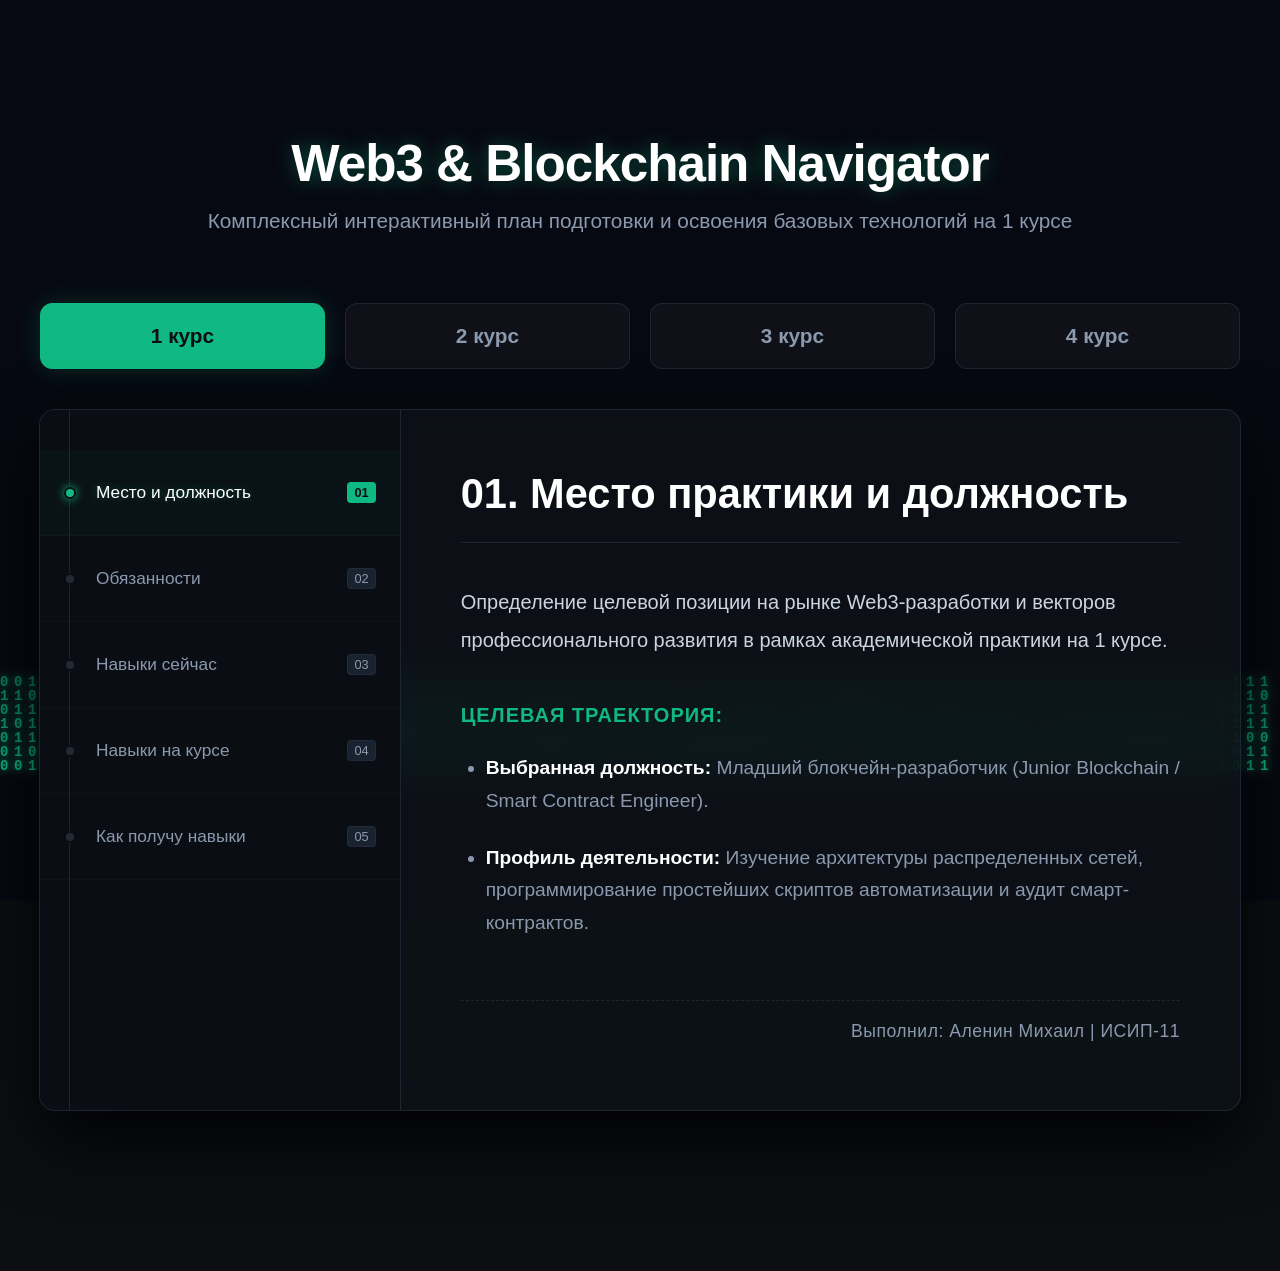
<file: index.html>
<!DOCTYPE html>
<html lang="ru">
<head>
    <meta charset="UTF-8">
    <meta name="viewport" content="width=device-width, initial-scale=1.0">
    <title>Дорожная карта: Блокчейн-разработка (1 курс)</title>
    <link rel="stylesheet" href="style.css">
</head>
<body>

    <canvas id="matrix-canvas"></canvas>

    <header>
        <h1>Web3 & Blockchain Navigator</h1>
        <p class="subtitle">Комплексный интерактивный план подготовки и освоения базовых технологий на 1 курсе</p>
    </header>

    <div class="main-navigation">
        <a href="index.html" class="nav-link active">1 курс</a>
        <a href="index2.html" class="nav-link">2 курс</a>
        <a href="index3.html" class="nav-link">3 курс</a>
        <a href="index4.html" class="nav-link">4 курс</a>
    </div>

    <div class="roadmap-container">
        
        <div class="tabs-menu">
            <div class="timeline-line"></div>
            
            <button class="tab-btn active" onclick="openTab(event, 'stage1')">
                <div class="timeline-dot"></div>
                <div class="btn-text">
                    <span>Место и должность</span>
                    <span class="tab-step">01</span>
                </div>
            </button>
            
            <button class="tab-btn" onclick="openTab(event, 'stage2')">
                <div class="timeline-dot"></div>
                <div class="btn-text">
                    <span>Обязанности</span>
                    <span class="tab-step">02</span>
                </div>
            </button>
            
            <button class="tab-btn" onclick="openTab(event, 'stage3')">
                <div class="timeline-dot"></div>
                <div class="btn-text">
                    <span>Навыки сейчас</span>
                    <span class="tab-step">03</span>
                </div>
            </button>
            
            <button class="tab-btn" onclick="openTab(event, 'stage4')">
                <div class="timeline-dot"></div>
                <div class="btn-text">
                    <span>Навыки на курсе</span>
                    <span class="tab-step">04</span>
                </div>
            </button>
            
            <button class="tab-btn" onclick="openTab(event, 'stage5')">
                <div class="timeline-dot"></div>
                <div class="btn-text">
                    <span>Как получу навыки</span>
                    <span class="tab-step">05</span>
                </div>
            </button>
        </div>

        <div class="content-panel">
            
            <div id="stage1" class="tab-content active">
                <h2>01. Место практики и должность</h2>
                <p>Определение целевой позиции на рынке Web3-разработки и векторов профессионального развития в рамках академической практики на 1 курсе.</p>
                <div class="section-title">Целевая траектория:</div>
                <ul>
                    <li><strong>Выбранная должность:</strong> Младший блокчейн-разработчик (Junior Blockchain / Smart Contract Engineer).</li>
                    <li><strong>Профиль деятельности:</strong> Изучение архитектуры распределенных сетей, программирование простейших скриптов автоматизации и аудит смарт-контрактов.</li>
                </ul>
            </div>

            <div id="stage2" class="tab-content">
                <h2>02. Функциональные обязанности</h2>
                <p>Перечень практических задач и рабочих процессов, которые предстоит выполнять в ходе стажировки на должности блокчейн-разработчика.</p>
                <div class="section-title">Основные задачи:</div>
                <ul>
                    <li><strong>Разработка ядра контракта:</strong> Изучение и написание базовой логики смарт-контракта на тестовом синтаксисе Solidity.</li>
                    <li><strong>Тестирование логики:</strong> Подбор простейших сценариев выполнения транзакций и отладка переменных в среде Remix IDE.</li>
                    <li><strong>Контроль версий:</strong> Фиксация изменений в исходном коде проекта с использованием локального терминала Git.</li>
                </ul>
            </div>

            <div id="stage3" class="tab-content">
                <h2>03. Навыки, которыми обладаю</h2>
                <p>Стартовый теоретический багаж и базовые компетенции, сформированные к моменту начала обучения на 1 курсе колледжа.</p>
                <div class="section-title">Входные компетенции:</div>
                <ul>
                    <li><strong>Дискретная математика:</strong> Базовые знания теории графов и булевой логики (логические И, ИЛИ, НЕ), необходимые для построения ветвлений в коде.</li>
                    <li><strong>Школьные знания из информатики:</strong> Понимание устройства файловых систем, принципов кодирования информации, работы с алгоритмами и базовыми типами данных.</li>
                    <li><strong>Алгоритмическое мышление:</strong> Навыки составления простых логических блок-схем и пошаговых сценариев решения задач.</li>
                </ul>
            </div>

            <div id="stage4" class="tab-content">
                <h2>04. Навыки, которые получу</h2>
                <p>Профессиональные Hard-компетенции, которые будут освоены с нуля в результате успешной реализации индивидуального проекта на 1 курсе.</p>
                <div class="section-title">Планируемые результаты:</div>
                <ul>
                    <li><strong>Программирование на Solidity:</strong> Понимание синтаксиса языка, работы виртуальной машины EVM и создание токенов.</li>
                    <li><strong>Серверное окружение:</strong> Развертывание локальных скриптов автоматизации в среде выполнения Node.js.</li>
                    <li><strong>Инструменты инженера:</strong> Профессиональное управление репозиториями на GitHub и работа в редакторе VS Code.</li>
                </ul>
            </div>

            <div id="stage5" class="tab-content">
                <h2>05. Как я получу эти навыки</h2>
                <p>Страрегия освоения материала и образовательные форматы, применяемые для качественного перехода от школьной базы к блокчейн-разработке.</p>
                <div class="section-title">Источники и методы:</div>
                <ul>
                    <li><strong>Выполнение реальных проектов:</strong> Написание кода проекта в редакторе VS Code с развертыванием в тестовых сетях (Sepolia).</li>
                    <li><strong>Прохождение онлайн-курсов:</strong> Изучение профильной технической документации блокчейн-платформ и видеолекций.</li>
                    <li><strong>Работа в команде:</strong> Консультации с куратором проекта и разбор чужого открытого кода (Open Source) на GitHub.</li>
                </ul>
            </div>

            <div class="project-author">Выполнил: Аленин Михаил | ИСИП-11</div>

        </div>
    </div>

    <script src="script.js"></script>
</body>
</html>
</file>
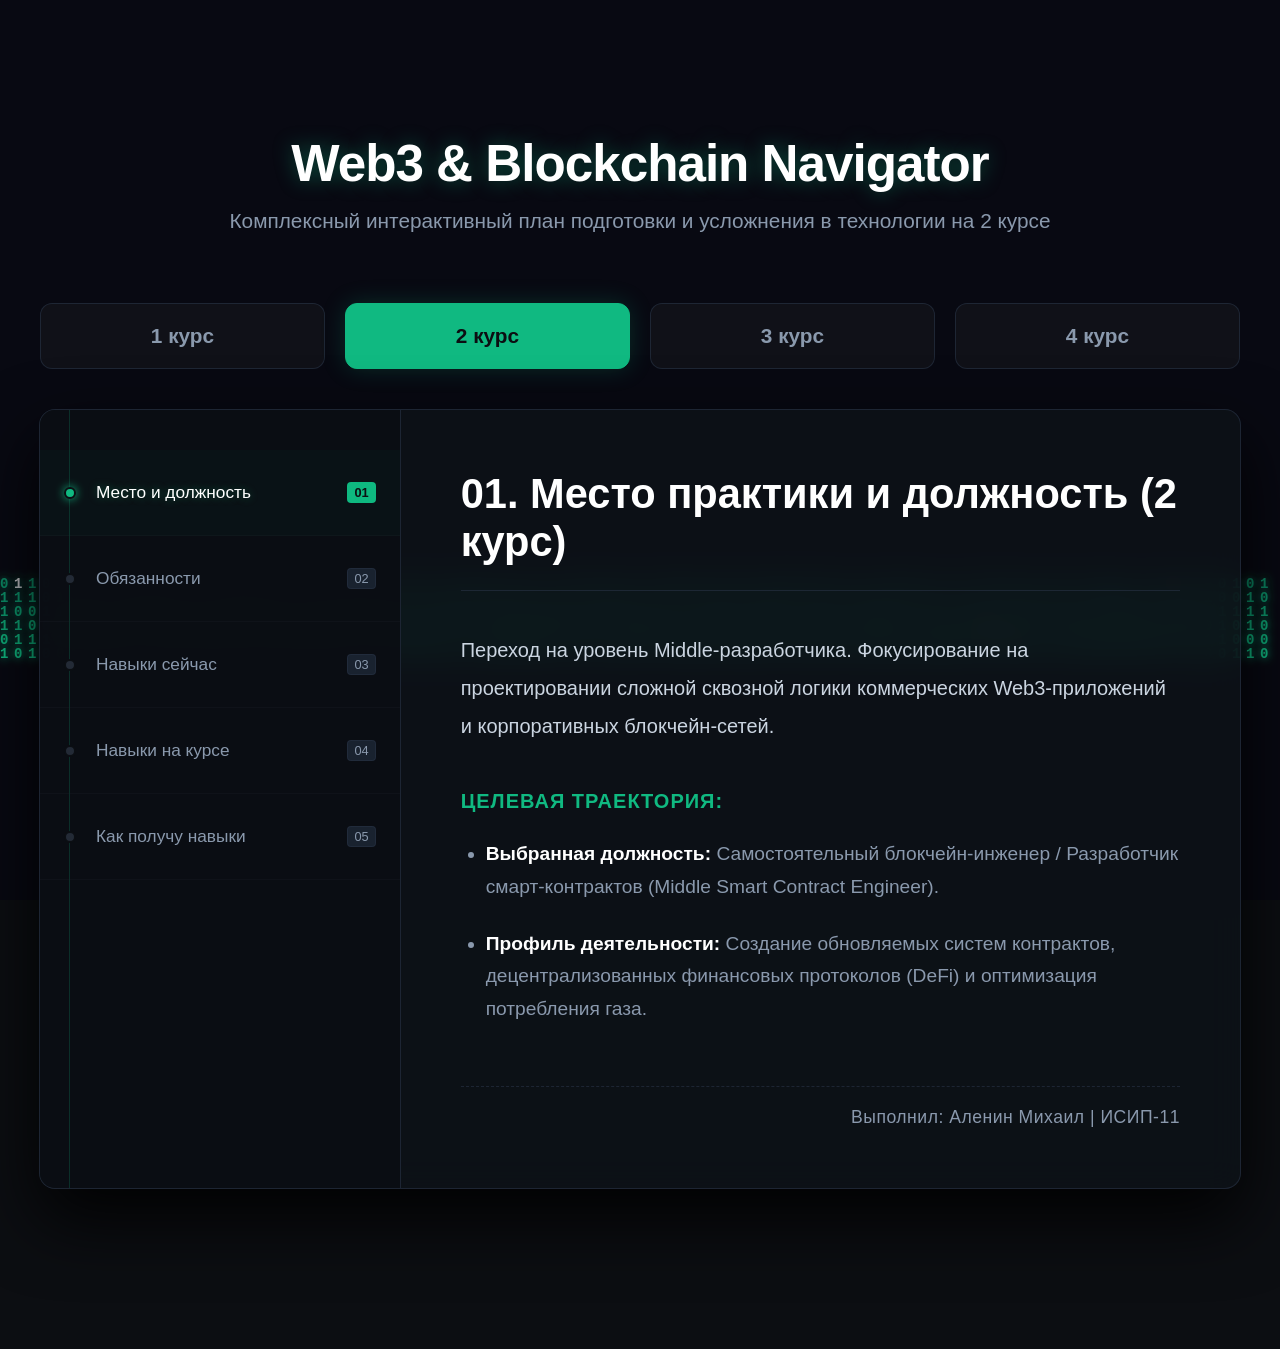
<file: index2.html>
<!DOCTYPE html>
<html lang="ru">
<head>
    <meta charset="UTF-8">
    <meta name="viewport" content="width=device-width, initial-scale=1.0">
    <title>Дорожная карта: Блокчейн-разработка (2 курс)</title>
    <link rel="stylesheet" href="style.css">
</head>
<body>

    <canvas id="matrix-canvas"></canvas>

    <header>
        <h1>Web3 & Blockchain Navigator</h1>
        <p class="subtitle">Комплексный интерактивный план подготовки и усложнения в технологии на 2 курсе</p>
    </header>

    <div class="main-navigation">
        <a href="index.html" class="nav-link">1 курс</a>
        <a href="index2.html" class="nav-link active">2 курс</a>
        <a href="index3.html" class="nav-link">3 курс</a>
        <a href="index4.html" class="nav-link">4 курс</a>
    </div>

    <div class="roadmap-container">
        
        <div class="tabs-menu">
            <div class="timeline-line"></div>
            
            <button class="tab-btn active" onclick="openTab(event, 'stage1')">
                <div class="timeline-dot"></div>
                <div class="btn-text">
                    <span>Место и должность</span>
                    <span class="tab-step">01</span>
                </div>
            </button>
            
            <button class="tab-btn" onclick="openTab(event, 'stage2')">
                <div class="timeline-dot"></div>
                <div class="btn-text">
                    <span>Обязанности</span>
                    <span class="tab-step">02</span>
                </div>
            </button>
            
            <button class="tab-btn" onclick="openTab(event, 'stage3')">
                <div class="timeline-dot"></div>
                <div class="btn-text">
                    <span>Навыки сейчас</span>
                    <span class="tab-step">03</span>
                </div>
            </button>
            
            <button class="tab-btn" onclick="openTab(event, 'stage4')">
                <div class="timeline-dot"></div>
                <div class="btn-text">
                    <span>Навыки на курсе</span>
                    <span class="tab-step">04</span>
                </div>
            </button>
            
            <button class="tab-btn" onclick="openTab(event, 'stage5')">
                <div class="timeline-dot"></div>
                <div class="btn-text">
                    <span>Как получу навыки</span>
                    <span class="tab-step">05</span>
                </div>
            </button>
        </div>

        <div class="content-panel">
            
            <div id="stage1" class="tab-content active">
                <h2>01. Место практики и должность (2 курс)</h2>
                <p>Переход на уровень Middle-разработчика. Фокусирование на проектировании сложной сквозной логики коммерческих Web3-приложений и корпоративных блокчейн-сетей.</p>
                <div class="section-title">Целевая траектория:</div>
                <ul>
                    <li><strong>Выбранная должность:</strong> Самостоятельный блокчейн-инженер / Разработчик смарт-контрактов (Middle Smart Contract Engineer).</li>
                    <li><strong>Профиль деятельности:</strong> Создание обновляемых систем контрактов, децентрализованных финансовых протоколов (DeFi) и оптимизация потребления газа.</li>
                </ul>
            </div>

            <div id="stage2" class="tab-content">
                <h2>02. Функциональные обязанности (2 курс)</h2>
                <p>Перечень сложных инженерных процессов и задач, которые предстоит решать в рамках производственной практики и курсового проектирования.</p>
                <div class="section-title">Основные задачи:</div>
                <ul>
                    <li><strong>Архитектурное проектирование:</strong> Разработка связок взаимосвязанных смарт-контрактов с использованием паттернов прокси (Proxy) для их последующего обновления.</li>
                    <li><strong>Интеграция оракулов:</strong> Подключение внешних потоков данных через Chainlink для обеспечения связи блокчейна с реальным миром.</li>
                    <li><strong>Проведение тест-покрытия:</strong> Написание комплексных Unit-тестов и интеграционных тестов на TypeScript в среде Hardhat / Foundry.</li>
                </ul>
            </div>

            <div id="stage3" class="tab-content">
                <h2>03. Навыки, которыми обладаю (К началу 2 курса)</h2>
                <p>Багаж знаний, сформированный по итогам успешного окончания первого курса и защиты базового индивидуального проекта.</p>
                <div class="section-title">Входной стек 2 курса:</div>
                <ul>
                    <li><strong>Языки программирования:</strong> Уверенное владение синтаксисом Python, TypeScript, базовым Solidity и серверной средой Node.js.</li>
                    <li><strong>Инструментарий:</strong> Базовая работа в среде Remix IDE, управление репозиториями в Git/GitHub и верстка адаптивных Web-страниц (HTML5/CSS3).</li>
                </ul>
            </div>

            <div id="stage4" class="tab-content">
                <h2>04. Навыки, которые получу (По итогам 2 курса)</h2>
                <p>Углубленные профессиональные компетенции промышленного уровня, необходимые для успешного создания дипломных и коммерческих Web3-решений.</p>
                <div class="section-title">Планируемые результаты:</div>
                <ul>
                    <li><strong>Gas Optimization:</strong> Навыки оптимизации байт-кода смарт-контрактов на уровне низкоуровневых опкодов EVM для снижения стоимости транзакций.</li>
                    <li><strong>Аудит безопасности:</strong> Умение находить и предотвращать критические уязвимости (Reentrancy, Integer Overflow, Front-running).</li>
                    <li><strong>Мобильный Web3:</strong> Проектирование децентрализованных мобильных приложений и интеграция протоколов авторизации кошельков (WalletConnect).</li>
                </ul>
            </div>

            <div id="stage5" class="tab-content">
                <h2>05. Как я получу эти навыки (На 2 курсе)</h2>
                <p>Методология глубокого изучения сложных технических дисциплин и валидация полученных знаний на практике.</p>
                <div class="section-title">Источники и методы:</div>
                <ul>
                    <li><strong>Промышленная разработка:</strong> Создание и развертывание протоколов в тестовых (Sepolia) и основных L2 сетях (Arbitrum, Polygon).</li>
                    <li><strong>Анализ чужого кода:</strong> Проведение код-ревью и разбор архитектур крупнейших DeFi проектов (Uniswap, Aave) с открытым исходным кодом.</li>
                    <li><strong>Профильные соревнования:</strong> Регулярное участие во всероссийских хакатонах и технологических чемпионатах профессионального мастерства.</li>
                </ul>
            </div>

            <div class="project-author">Выполнил: Аленин Михаил | ИСИП-11</div>

        </div>
    </div>

    <script src="script.js"></script>
</body>
</html>
</file>
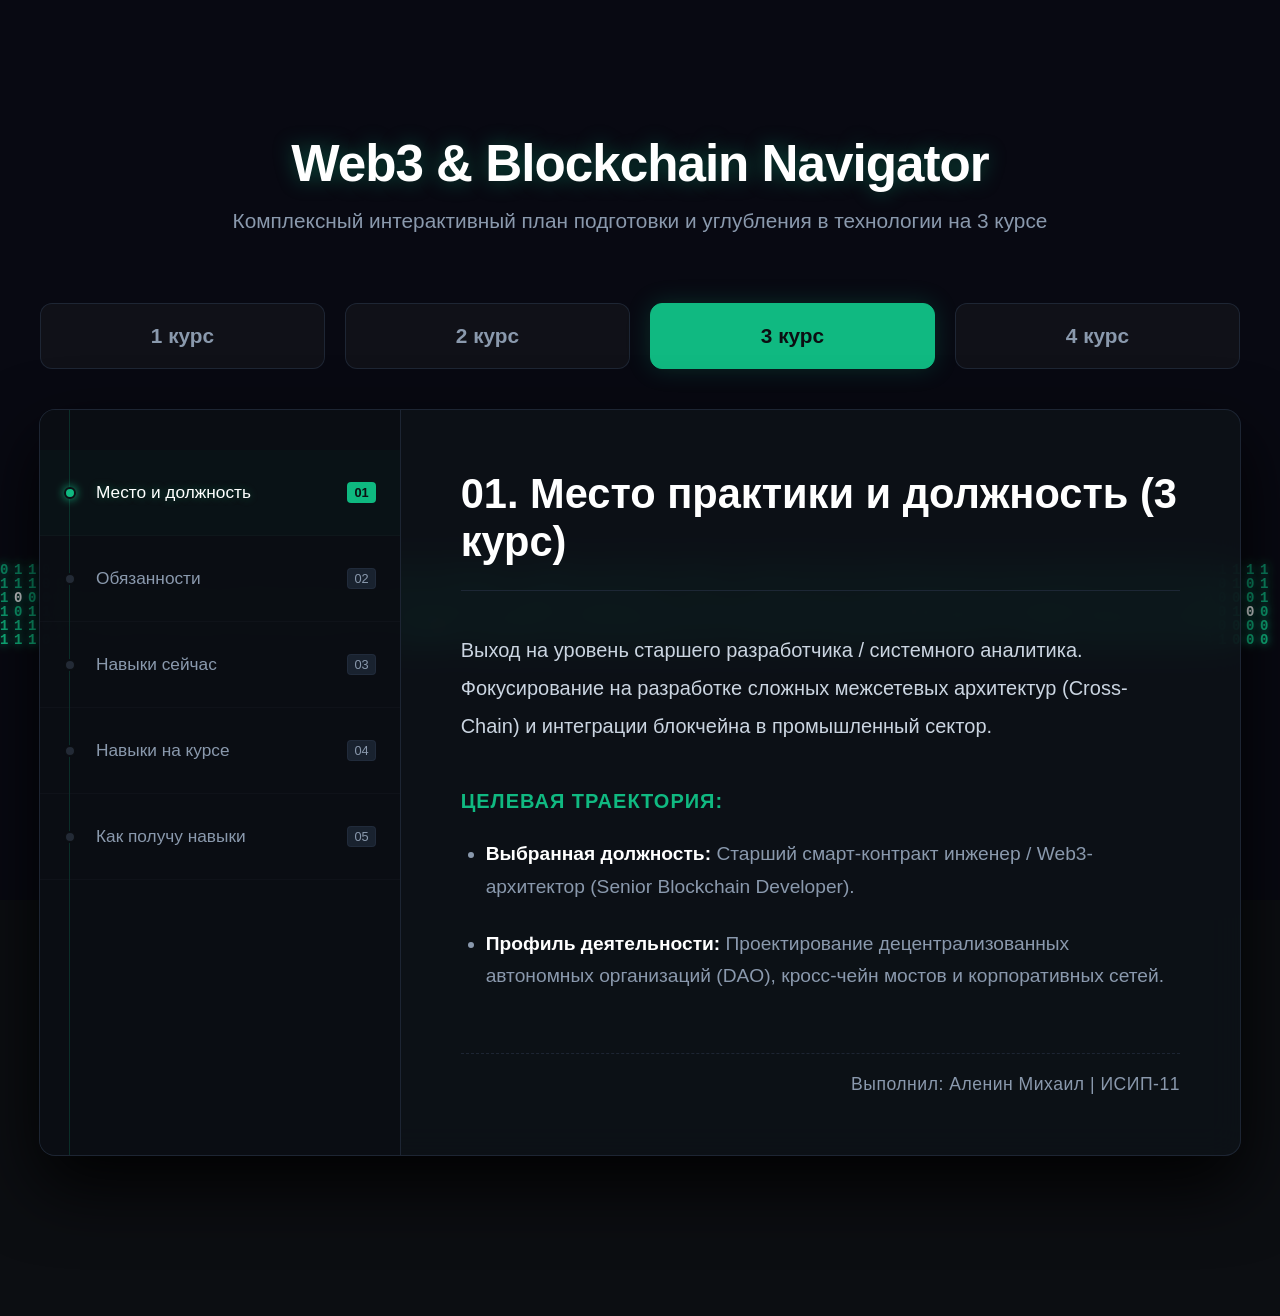
<file: index3.html>
<!DOCTYPE html>
<html lang="ru">
<head>
    <meta charset="UTF-8">
    <meta name="viewport" content="width=device-width, initial-scale=1.0">
    <title>Дорожная карта: Блокчейн-разработка (3 курс)</title>
    <link rel="stylesheet" href="style.css">
</head>
<body>

    <canvas id="matrix-canvas"></canvas>

    <header>
        <h1>Web3 & Blockchain Navigator</h1>
        <p class="subtitle">Комплексный интерактивный план подготовки и углубления в технологии на 3 курсе</p>
    </header>

    <div class="main-navigation">
        <a href="index.html" class="nav-link">1 курс</a>
        <a href="index2.html" class="nav-link">2 курс</a>
        <a href="index3.html" class="nav-link active">3 курс</a>
        <a href="index4.html" class="nav-link">4 курс</a>
    </div>

    <div class="roadmap-container">
        
        <div class="tabs-menu">
            <div class="timeline-line"></div>
            
            <button class="tab-btn active" onclick="openTab(event, 'stage1')">
                <div class="timeline-dot"></div>
                <div class="btn-text">
                    <span>Место и должность</span>
                    <span class="tab-step">01</span>
                </div>
            </button>
            <button class="tab-btn" onclick="openTab(event, 'stage2')">
                <div class="timeline-dot"></div>
                <div class="btn-text">
                    <span>Обязанности</span>
                    <span class="tab-step">02</span>
                </div>
            </button>
            <button class="tab-btn" onclick="openTab(event, 'stage3')">
                <div class="timeline-dot"></div>
                <div class="btn-text">
                    <span>Навыки сейчас</span>
                    <span class="tab-step">03</span>
                </div>
            </button>
            <button class="tab-btn" onclick="openTab(event, 'stage4')">
                <div class="timeline-dot"></div>
                <div class="btn-text">
                    <span>Навыки на курсе</span>
                    <span class="tab-step">04</span>
                </div>
            </button>
            <button class="tab-btn" onclick="openTab(event, 'stage5')">
                <div class="timeline-dot"></div>
                <div class="btn-text">
                    <span>Как получу навыки</span>
                    <span class="tab-step">05</span>
                </div>
            </button>
        </div>

        <div class="content-panel">
            
            <div id="stage1" class="tab-content active">
                <h2>01. Место практики и должность (3 курс)</h2>
                <p>Выход на уровень старшего разработчика / системного аналитика. Фокусирование на разработке сложных межсетевых архитектур (Cross-Chain) и интеграции блокчейна в промышленный сектор.</p>
                <div class="section-title">Целевая траектория:</div>
                <ul>
                    <li><strong>Выбранная должность:</strong> Старший смарт-контракт инженер / Web3-архитектор (Senior Blockchain Developer).</li>
                    <li><strong>Профиль деятельности:</strong> Проектирование децентрализованных автономных организаций (DAO), кросс-чейн мостов и корпоративных сетей.</li>
                </ul>
            </div>

            <div id="stage2" class="tab-content">
                <h2>02. Функциональные обязанности (3 курс)</h2>
                <p>Перечень сложных инженерных задач уровня управления продуктом, выполняемых в рамках производственной практики.</p>
                <div class="section-title">Основные задачи:</div>
                <ul>
                    <li><strong>Проектирование архитектуры:</strong> Создание сложных, обновляемых систем смарт-контрактов с использованием прокси-шаблонов (UUPS/Diamond стандарты).</li>
                    <li><strong>Оптимизация байт-кода:</strong> Проведение глубокой оптимизации хранения данных на низком уровне EVM для сокращения транзакционных издержек.</li>
                    <li><strong>Аудит безопасности:</strong> Написание комплексных сценариев статического анализа кода для автоматического поиска критических уязвимостей.</li>
                </ul>
            </div>

            <div id="stage3" class="tab-content">
                <h2>03. Навыки, которыми обладаю (К началу 3 курса)</h2>
                <p>Профессиональный технологический стек и опыт, накопленные за первые два года обучения в колледже.</p>
                <div class="section-title">Входной стек 3 курса:</div>
                <ul>
                    <li><strong>Разработка:</strong> Написание безопасных смарт-контрактов на Solidity, тестирование через Hardhat / Foundry, знание JavaScript / TypeScript.</li>
                    <li><strong>Архитектура:</strong> Понимание устройства протоколов децентрализованных финансов (DeFi), стандартов токенов и интеграции оракулов (Chainlink).</li>
                </ul>
            </div>

            <div id="stage4" class="tab-content">
                <h2>04. Навыки, которые получу (По итогам 3 курса)</h2>
                <p>Компетенции экспертного уровня, необходимые для промышленной разработки высоконагруженных распределенных систем.</p>
                <div class="section-title">Планируемые результаты:</div>
                <ul>
                    <li><strong>Корпоративные сети:</strong> Освоение архитектуры приватных блокчейнов (Hyperledger Fabric, Corda) для корпоративного сектора.</li>
                    <li><strong>Zero-Knowledge:</strong> Изучение криптографических протоколов с нулевым разглашением (ZK-Snarks) для масштабирования сетей.</li>
                    <li><strong>Аналитика и мониторинг:</strong> Навыки работы со специализированными системами индексации блокчейн-данных (The Graph).</li>
                </ul>
            </div>

            <div id="stage5" class="tab-content">
                <h2>05. Как я получу эти навыки (На 3 курсе)</h2>
                <p>Методология освоения технологий экспертного уровня в рамках преддипломной подготовки.</p>
                <div class="section-title">Источники и методы:</div>
                <ul>
                    <li><strong>Коммерческая практика:</strong> Участие в реальной разработке Web3-сервисов, прохождение стажировок в профильных IT-компаниях.</li>
                    <li><strong>Исследовательская работа:</strong> Изучение криптографических стандартов, анализ уязвимостей крупных DeFi-протоколов по отчетам об аудитах.</li>
                    <li><strong>Экспертная оценка:</strong> Публикация наработок на GitHub, защита технических решений перед менторами индустрии.</li>
                </ul>
            </div>

            <div class="project-author">Выполнил: Аленин Михаил | ИСИП-11</div>

        </div>
    </div>

    <script src="script.js"></script>
</body>
</html>
</file>
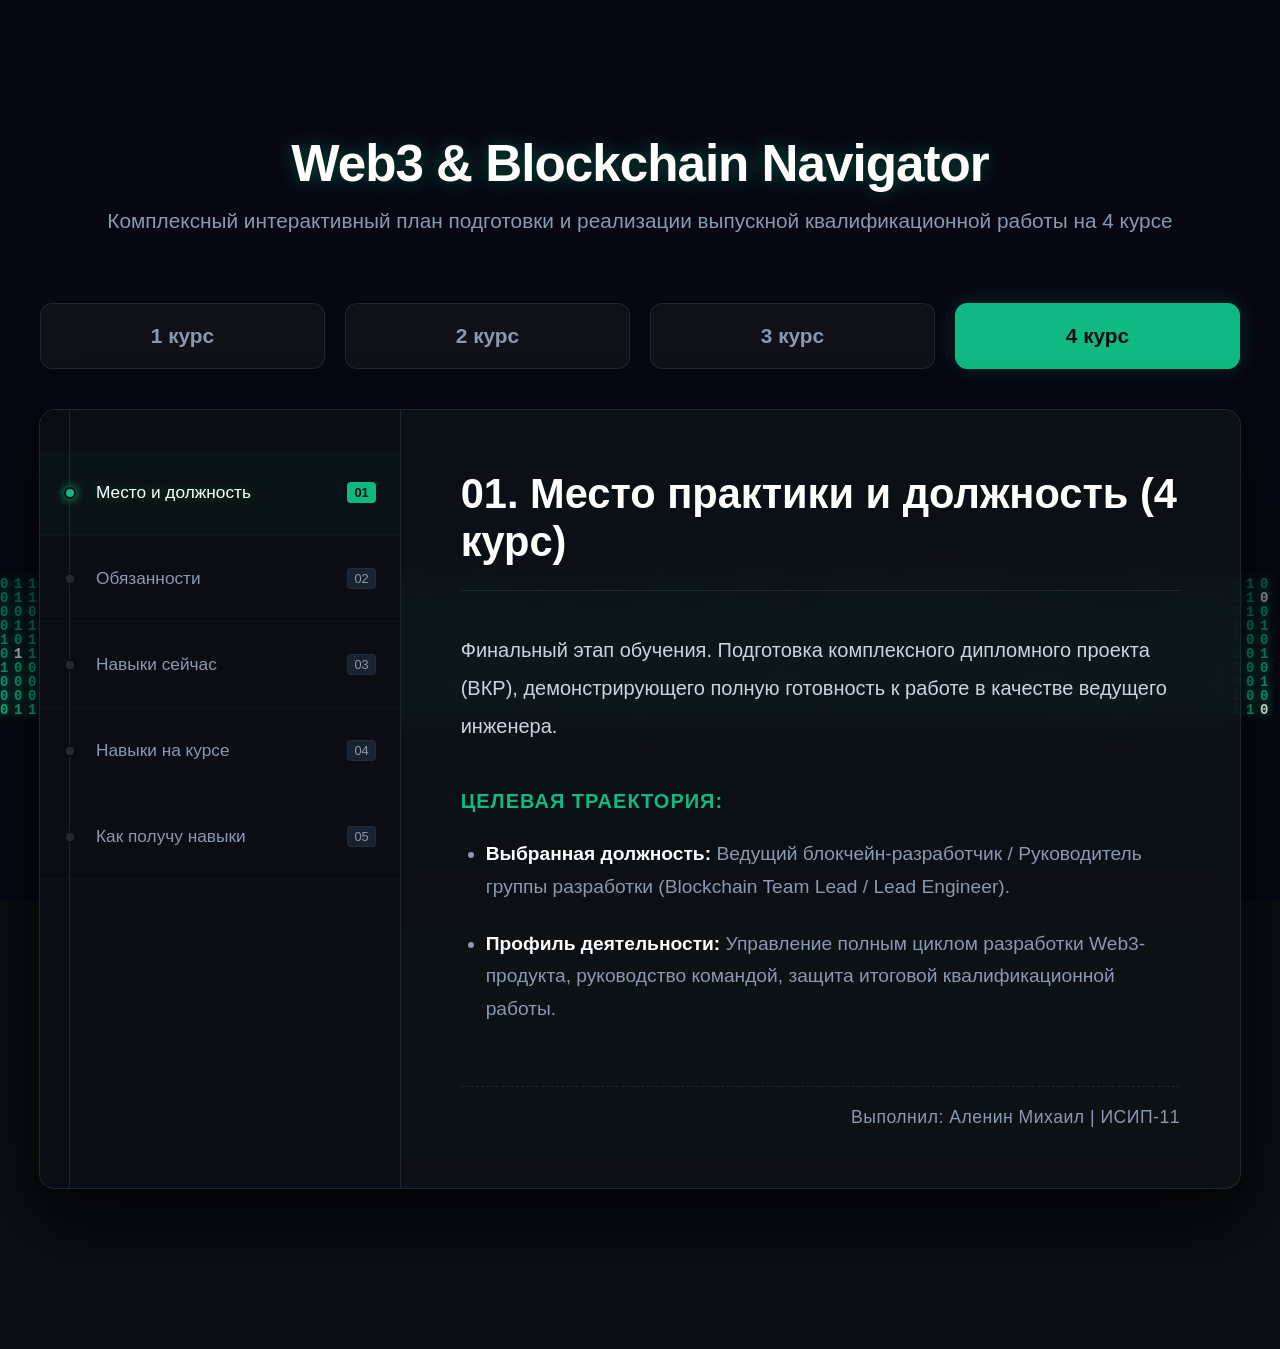
<file: index4.html>
<!DOCTYPE html>
<html lang="ru">
<head>
    <meta charset="UTF-8">
    <meta name="viewport" content="width=device-width, initial-scale=1.0">
    <title>Дорожная карта: Блокчейн-разработка (4 курс)</title>
    <link rel="stylesheet" href="style.css">
</head>
<body>

    <canvas id="matrix-canvas"></canvas>

    <header>
        <h1>Web3 & Blockchain Navigator</h1>
        <p class="subtitle">Комплексный интерактивный план подготовки и реализации выпускной квалификационной работы на 4 курсе</p>
    </header>

    <div class="main-navigation">
        <a href="index.html" class="nav-link">1 курс</a>
        <a href="index2.html" class="nav-link">2 курс</a>
        <a href="index3.html" class="nav-link">3 курс</a>
        <a href="index4.html" class="nav-link active">4 курс</a>
    </div>

    <div class="roadmap-container">
        
        <div class="tabs-menu">
            <div class="timeline-line"></div>
            
            <button class="tab-btn active" onclick="openTab(event, 'stage1')">
                <div class="timeline-dot"></div>
                <div class="btn-text">
                    <span>Место и должность</span>
                    <span class="tab-step">01</span>
                </div>
            </button>
            <button class="tab-btn" onclick="openTab(event, 'stage2')">
                <div class="timeline-dot"></div>
                <div class="btn-text">
                    <span>Обязанности</span>
                    <span class="tab-step">02</span>
                </div>
            </button>
            <button class="tab-btn" onclick="openTab(event, 'stage3')">
                <div class="timeline-dot"></div>
                <div class="btn-text">
                    <span>Навыки сейчас</span>
                    <span class="tab-step">03</span>
                </div>
            </button>
            <button class="tab-btn" onclick="openTab(event, 'stage4')">
                <div class="timeline-dot"></div>
                <div class="btn-text">
                    <span>Навыки на курсе</span>
                    <span class="tab-step">04</span>
                </div>
            </button>
            <button class="tab-btn" onclick="openTab(event, 'stage5')">
                <div class="timeline-dot"></div>
                <div class="btn-text">
                    <span>Как получу навыки</span>
                    <span class="tab-step">05</span>
                </div>
            </button>
        </div>

        <div class="content-panel">
            
            <div id="stage1" class="tab-content active">
                <h2>01. Место практики и должность (4 курс)</h2>
                <p>Финальный этап обучения. Подготовка комплексного дипломного проекта (ВКР), демонстрирующего полную готовность к работе в качестве ведущего инженера.</p>
                <div class="section-title">Целевая траектория:</div>
                <ul>
                    <li><strong>Выбранная должность:</strong> Ведущий блокчейн-разработчик / Руководитель группы разработки (Blockchain Team Lead / Lead Engineer).</li>
                    <li><strong>Профиль деятельности:</strong> Управление полным циклом разработки Web3-продукта, руководство командой, защита итоговой квалификационной работы.</li>
                </ul>
            </div>

            <div id="stage2" class="tab-content">
                <h2>02. Функциональные обязанности (4 курс)</h2>
                <p>Задачи уровня управления архитектурой и выпуском готового продукта в промышленную эксплуатацию.</p>
                <div class="section-title">Основные задачи:</div>
                <ul>
                    <li><strong>Реализация ВКР:</strong> Полное проектирование, написание, аудит и развертывание сложной блокчейн-системы для дипломной работы.</li>
                    <li><strong>Организация DevOps:</strong> Настройка процессов автоматического тестирования и деплоя смарт-контрактов (CI/CD пайплайны).</li>
                    <li><strong>Координация интеграции:</strong> Обеспечение взаимодействия децентрализованного бэкенда со сложными фронтенд и мобильными клиентами.</li>
                </ul>
            </div>

            <div id="stage3" class="tab-content">
                <h2>03. Навыки, которыми обладаю (К началу 4 курса)</h2>
                <p>Комплекс инженерных и архитектурных навыков промышленного уровня, накопленный к финальному году обучения.</p>
                <div class="section-title">Входной стек 4 курса:</div>
                <ul>
                    <li><strong>Технологии:</strong> Продвинутый Solidity, TypeScript, архитектура EVM и Hyperledger, аудит безопасности смарт-контрактов, ZK-протоколы.</li>
                    <li><strong>Управление:</strong> Опыт ведения проектов, работы с технической документацией и архитектурного планирования.</li>
                </ul>
            </div>

            <div id="stage4" class="tab-content">
                <h2>04. Навыки, которые получу (По итогам 4 курса)</h2>
                <p>Управленческие и стратегические компетенции, необходимые для успешного руководства командами разработки и защиты диплома.</p>
                <div class="section-title">Планируемые результаты:</div>
                <ul>
                    <li><strong>Управление разработкой (Team Leadership):</strong> Навыки управления техническими командами по методологиям Agile/Scrum.</li>
                    <li><strong>Блокчейн-консалтинг:</strong> Способность проводить полный технологический и экономический анализ интеграции блокчейна в бизнес.</li>
                    <li><strong>Академическая защита:</strong> Навыки презентации сложных архитектурных систем перед государственной комиссией.</li>
                </ul>
            </div>

            <div id="stage5" class="tab-content">
                <h2>05. Как я получу эти навыки (На 4 курса)</h2>
                <p>Финальные методы закрепления знаний и подготовка к выходу на рынок труда на руководящие позиции.</p>
                <div class="section-title">Источники и методы:</div>
                <ul>
                    <li><strong>Дипломное проектирование:</strong> Написание и отладка программного комплекса ВКР под руководством дипломного руководителя.</li>
                    <li><strong>Преддипломная практика:</strong> Решение реальных бизнес-кейсов на базе технологических компаний-партнеров колледжа.</li>
                    <li><strong>Финальное портфолио:</strong> Сборка всех выполненных за 4 года проектов в единое портфолио разработчика.</li>
                </ul>
            </div>

            <div class="project-author">Выполнил: Аленин Михаил | ИСИП-11</div>

        </div>
    </div>

    <script src="script.js"></script>
</body>
</html>
</file>
<file: style.css>
:root {
    --bg-color: #0c0e12;
    --text-color: #e2e8f0;
    --text-muted: #8a99ad;
    --accent-color: #10b981;
    --accent-glow: rgba(16, 185, 129, 0.2);
    --card-bg: rgba(14, 18, 24, 0.85);
    --border-color: rgba(38, 48, 65, 0.7);
    --menu-bg: rgba(11, 14, 19, 0.9);
}

#matrix-canvas {
    position: fixed;
    top: 0;
    left: 0;
    width: 100vw;
    height: 100vh;
    z-index: -1;
    display: block;
}

body {
    font-family: -apple-system, BlinkMacSystemFont, 'Segoe UI', Roboto, Helvetica, Arial, sans-serif;
    background-color: var(--bg-color);
    color: var(--text-color);
    margin: 0;
    padding: 100px 40px;
    display: flex;
    flex-direction: column;
    align-items: center;
    min-height: 100vh;
    box-sizing: border-box;
}

header {
    text-align: center;
    margin-bottom: 70px;
    max-width: 1600px;
    width: 100%;
}

header h1 {
    color: #ffffff;
    font-size: 3.2rem;
    font-weight: 800;
    letter-spacing: -1px;
    margin-bottom: 16px;
    text-shadow: 0 0 20px rgba(16, 185, 129, 0.4);
}

p.subtitle {
    color: var(--text-muted);
    font-size: 1.3rem;
    margin: 0;
}

.main-navigation {
    display: flex;
    gap: 20px;
    margin-bottom: 40px;
    max-width: 1600px;
    width: 100%;
}

.nav-link {
    flex: 1;
    background-color: rgba(19, 21, 27, 0.8);
    border: 1px solid var(--border-color);
    color: var(--text-muted);
    padding: 20px;
    font-size: 1.3rem;
    font-weight: 600;
    border-radius: 12px;
    text-align: center;
    text-decoration: none;
    transition: all 0.3s ease;
    backdrop-filter: blur(10px);
    cursor: pointer;
}

.nav-link:hover {
    border-color: var(--accent-color);
    color: #ffffff;
    background-color: rgba(16, 185, 129, 0.02);
}

.nav-link.active {
    background-color: var(--accent-color);
    color: #0c0e12;
    border-color: var(--accent-color);
    box-shadow: 0 0 25px var(--accent-glow);
}

.roadmap-container {
    display: flex;
    max-width: 1600px;
    width: 100%;
    background-color: var(--card-bg);
    border: 1px solid var(--border-color);
    border-radius: 16px;
    overflow: hidden;
    box-shadow: 0 30px 70px rgba(0, 0, 0, 0.9);
    backdrop-filter: blur(16px);
    -webkit-backdrop-filter: blur(16px);
    transition: border-color 0.4s ease, box-shadow 0.4s ease;
    margin-bottom: 60px;
}

.roadmap-container:hover {
    border-color: rgba(16, 185, 129, 0.7);
    box-shadow: 0 40px 80px rgba(0, 0, 0, 0.95), 0 0 50px rgba(16, 185, 129, 0.25);
}

.tabs-menu {
    width: 30%;
    background-color: var(--menu-bg);
    border-right: 1px solid var(--border-color);
    display: flex;
    flex-direction: column;
    position: relative;
    padding: 40px 0;
}

.timeline-line {
    position: absolute;
    left: 29px;
    top: 0;
    bottom: 0;
    width: 1px;
    background-color: rgba(16, 185, 129, 0.2);
    z-index: 1;
}

.tab-btn {
    background: none;
    border: none;
    padding: 32px 24px;
    cursor: pointer;
    display: flex;
    align-items: center;
    position: relative;
    z-index: 2;
    width: 100%;
    border-bottom: 1px solid rgba(38, 43, 53, 0.2);
    transition: background-color 0.2s ease;
}

.tab-btn:hover {
    background-color: rgba(16, 185, 129, 0.04);
}

.timeline-dot {
    width: 8px;
    height: 8px;
    background-color: #232a36;
    border-radius: 50%;
    margin-right: 20px;
    transition: all 0.2s ease;
    border: 2px solid #0b0e13;
    flex-shrink: 0;
}

.btn-text {
    display: flex;
    align-items: center;
    justify-content: space-between;
    flex-grow: 1;
    color: var(--text-muted);
    font-size: 1.08rem;
    font-weight: 500;
    transition: color 0.2s ease;
    gap: 10px;
}

.btn-text span:first-child {
    white-space: nowrap;
}

.tab-btn:hover .btn-text {
    color: #ffffff;
}

.tab-btn.active {
    background-color: rgba(16, 185, 129, 0.03);
}

.tab-btn.active .timeline-dot {
    background-color: var(--accent-color);
    box-shadow: 0 0 10px var(--accent-color);
}

.tab-btn.active .btn-text {
    color: #ffffff;
    text-shadow: 0 0 8px rgba(16, 185, 129, 0.4);
}

.tab-step {
    font-size: 0.8rem;
    background: #19222f;
    color: var(--text-muted);
    padding: 2px 6px;
    border-radius: 4px;
    border: 1px solid var(--border-color);
    flex-shrink: 0;
}

.tab-btn.active .tab-step {
    background: var(--accent-color);
    color: #0c0e12;
    font-weight: 600;
    border-color: transparent;
}

.content-panel {
    width: 70%;
    padding: 60px;
    box-sizing: border-box;
    min-height: 700px;
}

.tab-content {
    display: none;
    animation: fadeIn 0.3s ease forwards;
}

.tab-content.active {
    display: block;
}

.tab-content h2 {
    margin-top: 0;
    color: #ffffff;
    font-size: 2.6rem;
    font-weight: 700;
    border-bottom: 1px solid var(--border-color);
    padding-bottom: 24px;
    margin-bottom: 40px;
}

.tab-content p {
    color: #cbd5e1;
    line-height: 1.9;
    font-size: 1.25rem;
    margin-bottom: 45px;
}

.section-title {
    color: var(--accent-color);
    font-size: 1.25rem;
    font-weight: 600;
    margin-top: 45px;
    margin-bottom: 25px;
    text-transform: uppercase;
    letter-spacing: 1px;
}

.tab-content ul {
    padding-left: 25px;
    margin: 0;
}

.tab-content li {
    color: var(--text-muted);
    margin-bottom: 24px;
    line-height: 1.7;
    font-size: 1.2rem;
}

.tab-content li strong {
    color: #ffffff;
}

.project-author {
    margin-top: 60px;
    padding-top: 20px;
    border-top: 1px dashed var(--border-color);
    text-align: right;
    color: var(--text-muted);
    font-size: 1.1rem;
    font-weight: 500;
    letter-spacing: 0.5px;
}

@keyframes fadeIn {
    from { opacity: 0; transform: translateY(4px); }
    to { opacity: 1; transform: translateY(0); }
}

@media screen and (max-width: 1100px) {
    body { padding: 40px 20px; }
    .main-navigation { flex-direction: column; gap: 10px; }
    .nav-link { font-size: 1.1rem; padding: 15px; }
    .roadmap-container { flex-direction: column; }
    .tabs-menu { width: 100%; border-right: none; border-bottom: 1px solid var(--border-color); padding: 20px 0; }
    .timeline-line, .timeline-dot { display: none; }
    .content-panel { width: 100%; padding: 40px; min-height: auto; }
    .tab-btn { padding: 22px 20px; }
}
</file>
